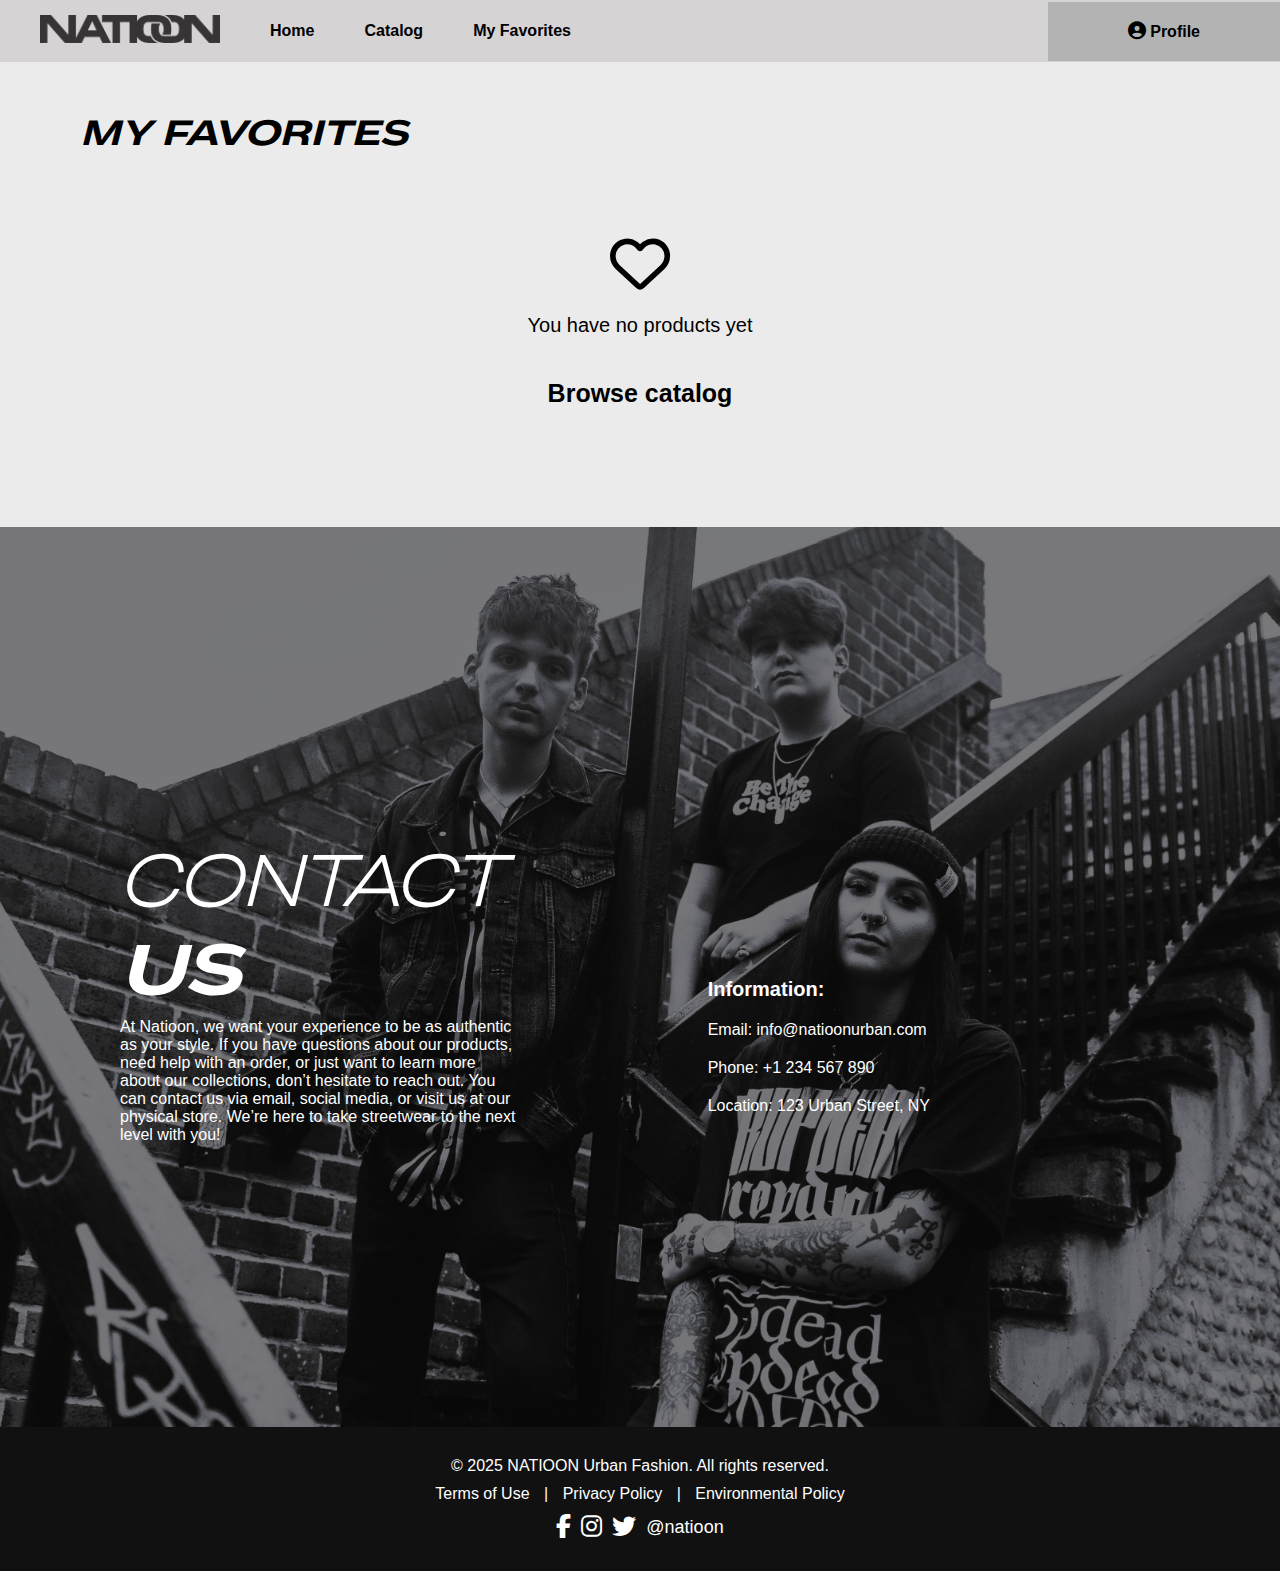
<file: myfavorites.html>
<!DOCTYPE html>
<html lang="en">

<head>
    <meta charset="UTF-8">
    <meta name="viewport" content="width=device-width, initial-scale=1.0">
    <title>My Favorites</title>
    <link rel="stylesheet" href="styleshome.css">
    <link rel="stylesheet" href="stylesmyfavorites.css">
    <link rel="stylesheet" href="https://cdnjs.cloudflare.com/ajax/libs/font-awesome/6.5.1/css/all.min.css">
</head>

<body>
    <header>
        <div class="logo">
            <img src="image/logo nation.png" alt="Nation Logo">
        </div>
        <nav>
            <ul>
                <li><a href="home.html">Home</a></li>
                <li><a href="home.html">Catalog</a></li>
                <li><a href="myfavorites.html" class="active">My Favorites</a></li>
            </ul>
        </nav>
        <div class="profile-box">
            <a href="user.html">
                <i class="fas fa-user-circle"></i>
                <span>Profile</span>
            </a>
        </div>
    </header>

    <main>
        <section class="favorites-section">
            <h1 id="h1bold">MY FAVORITES</h1>
            
            <div class="no-favorites-message" id="no-favorites">
                <i class="far fa-heart"></i>
                <p>You have no products yet</p>
                <a href="home.html" class="browse-button">Browse catalog</a>
            </div>
            
            <div class="products favorites-container" id="favorites-container">
                <!-- Los productos favoritos se cargarán dinámicamente aquí -->
            </div>
        </section>
    </main>

    <section class="contact-us">
        <h1 class="contact-title">CONTACT</h1>
        <h1 class="contact-title2">US</h1>
        <div class="contact-container">
            <div class="contact-text">
                <p>At Natioon, we want your experience to be as authentic as your style. If you have questions about our
                    products, need help with an order, or just want to learn more about our collections, don’t hesitate
                    to reach out. You can contact us via email, social media, or visit us at our physical store. We’re
                    here to take streetwear to the next level with you!</p>
            </div>
            <div class="contact-info">
                <p class="contact-infotitle"> Information: </p>
                <p>Email: info@natioonurban.com</p>
                <p>Phone: +1 234 567 890</p>
                <p>Location: 123 Urban Street, NY</p>
            </div>
        </div>
    </section>
    <footer class="footer">
        <div class="footer-content">
            <p>&copy; 2025 NATIOON Urban Fashion. All rights reserved.</p>
            <div class="footer-links">
                <a href="#">Terms of Use</a> |
                <a href="#">Privacy Policy</a> |
                <a href="#">Environmental Policy</a>
            </div>
            <div class="social-icons">
                <a href="#" class="social-link"><i class="fab fa-facebook-f"></i></a>
                <a href="#" class="social-link"><i class="fab fa-instagram"></i></a>
                <a href="#" class="social-link"><i class="fab fa-twitter"></i></a>
                <span class="social-handle">@natioon</span>
            </div>
        </div>
    </footer>

    <script src="favorites.js"></script>
</body>
</html>
</file>
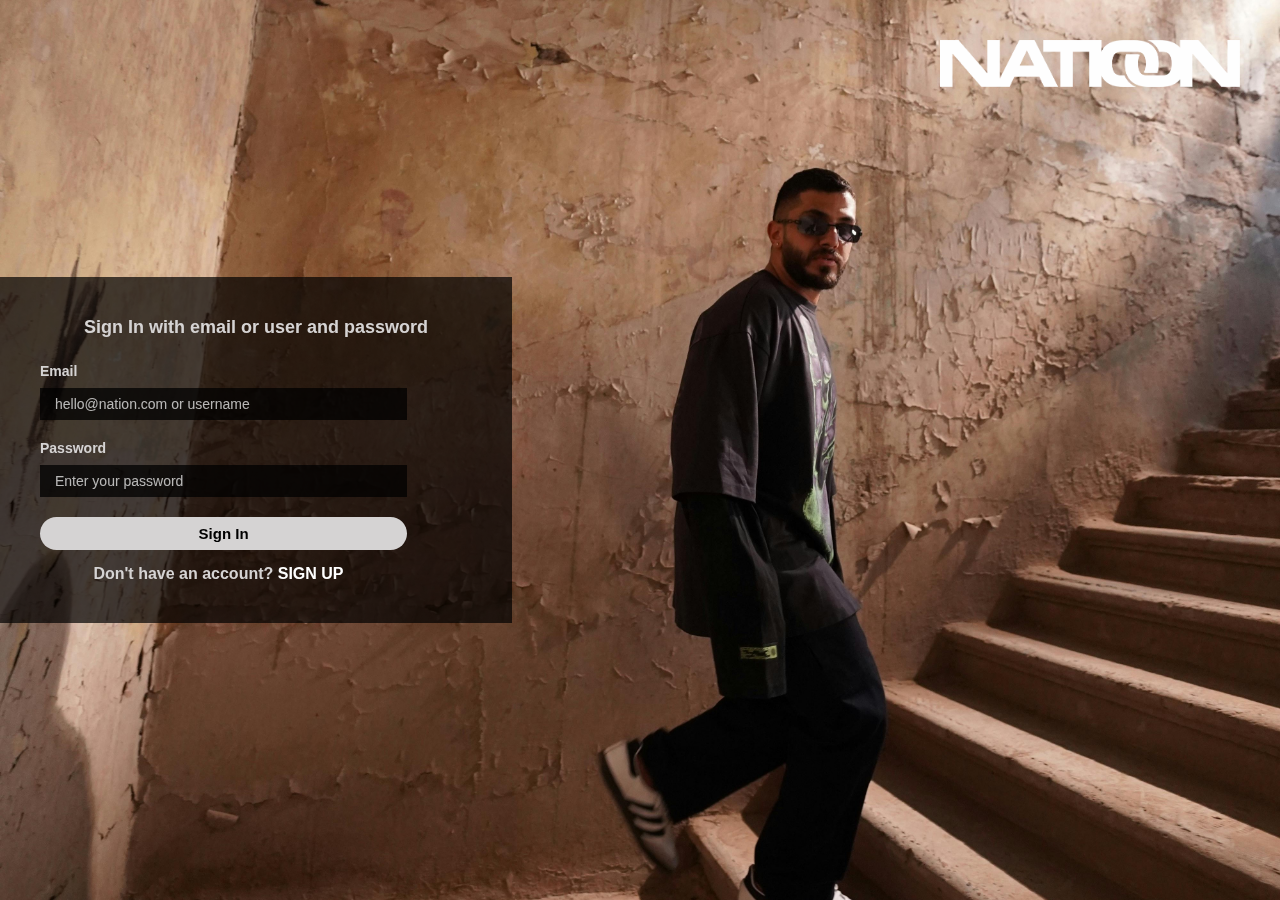
<file: signin.html>
<!DOCTYPE html>
<html lang="en">
<head>
    <meta charset="UTF-8">
    <meta name="viewport" content="width=device-width, initial-scale=1.0">
    <title>Sign In</title>
    <link rel="stylesheet" href="stylessignin.css">
</head>
<body>
    <div class="background">
        <div class="signin-box">
            <p class="titulopoppins">Sign In with email or user and password</p>
            <form class="signin-form">
                <div class="input-group">
                    <label for="email">Email</label>
                    <input type="email" id="email" placeholder="hello@nation.com or username" required>
                </div>
                <div class="input-group">
                    <label for="password">Password</label>
                    <input type="password" id="password" placeholder="Enter your password" required>
                </div>
                <button type="submit" class="signin-btn"><a href="home.html">Sign In</a></button>
            </form>
            <p class="signup-link">Don't have an account? <a href="signup.html">SIGN UP</a></p>
        </div>
        <div class="logo">
            <img src="image/logo nation blanco.png" alt="Nation Logo">
        </div>
    </div>
</body>
</html>
</file>
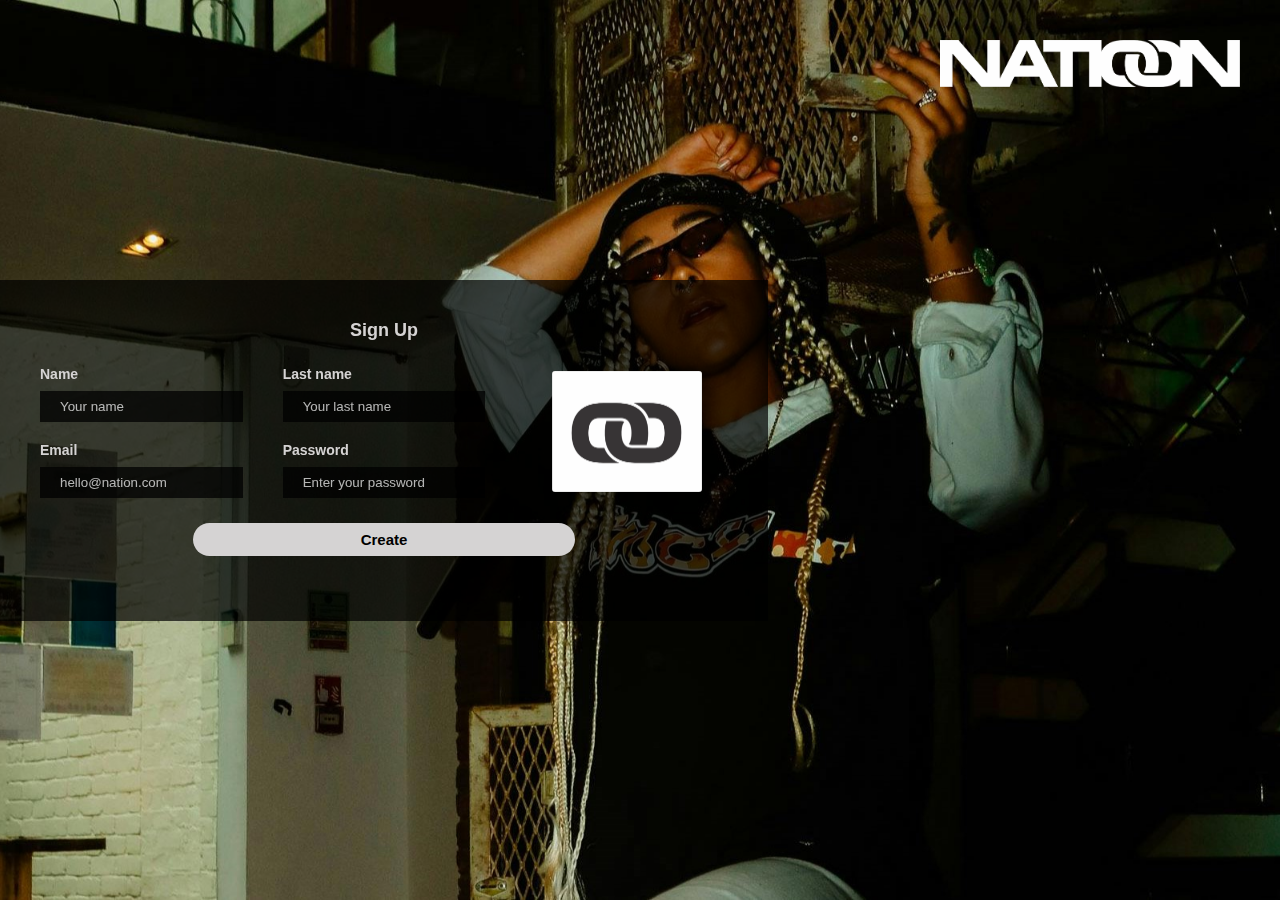
<file: signup.html>
<!DOCTYPE html>
<html lang="en">
<head>
    <meta charset="UTF-8">
    <meta name="viewport" content="width=device-width, initial-scale=1.0">
    <title>Sign Up</title>
    <link rel="stylesheet" href="stylessignup.css">
</head>
<body>
    <div class="background">
        <div class="signup-box">
            <p class="titulopoppins">Sign Up</p>
            <form class="signup-form">
                <div class="form-columns">
                <!-- PRIMERA COLUMNA -->
                <div class="column">
                    <div class="input-group">
                        <label for="name">Name</label>
                        <input type="text" id="name" placeholder="Your name" required>
                    </div>
                    <div class="input-group">
                        <label for="email">Email</label>
                        <input type="email" id="email" placeholder="hello@nation.com" required>
                    </div>
                </div>

                <!-- SEGUNDA COLUMNA -->
                <div class="column">
                    <div class="input-group">
                        <label for="lastname">Last name</label>
                        <input type="text" id="lastname" placeholder="Your last name" required>
                    </div>
                    <div class="input-group">
                        <label for="password">Password</label>
                        <input type="password" id="password" placeholder="Enter your password" required>
                    </div>
                </div>

                <!-- TERCERA COLUMNA -->
                <div class="column logo-container">
                    <img src="image/logo nation 2.png" alt="Nation Logo">
                </div>
            </div>
                <div class="button-container">
                    <button type="submit" class="create-btn"><a href="user.html">Create</a></button>
                </div>
            </form>
        </div>
        <div class="logo">
            <img src="image/logo nation blanco.png" alt="Nation Logo">
        </div>
    </div>
</body>
</html>
</file>
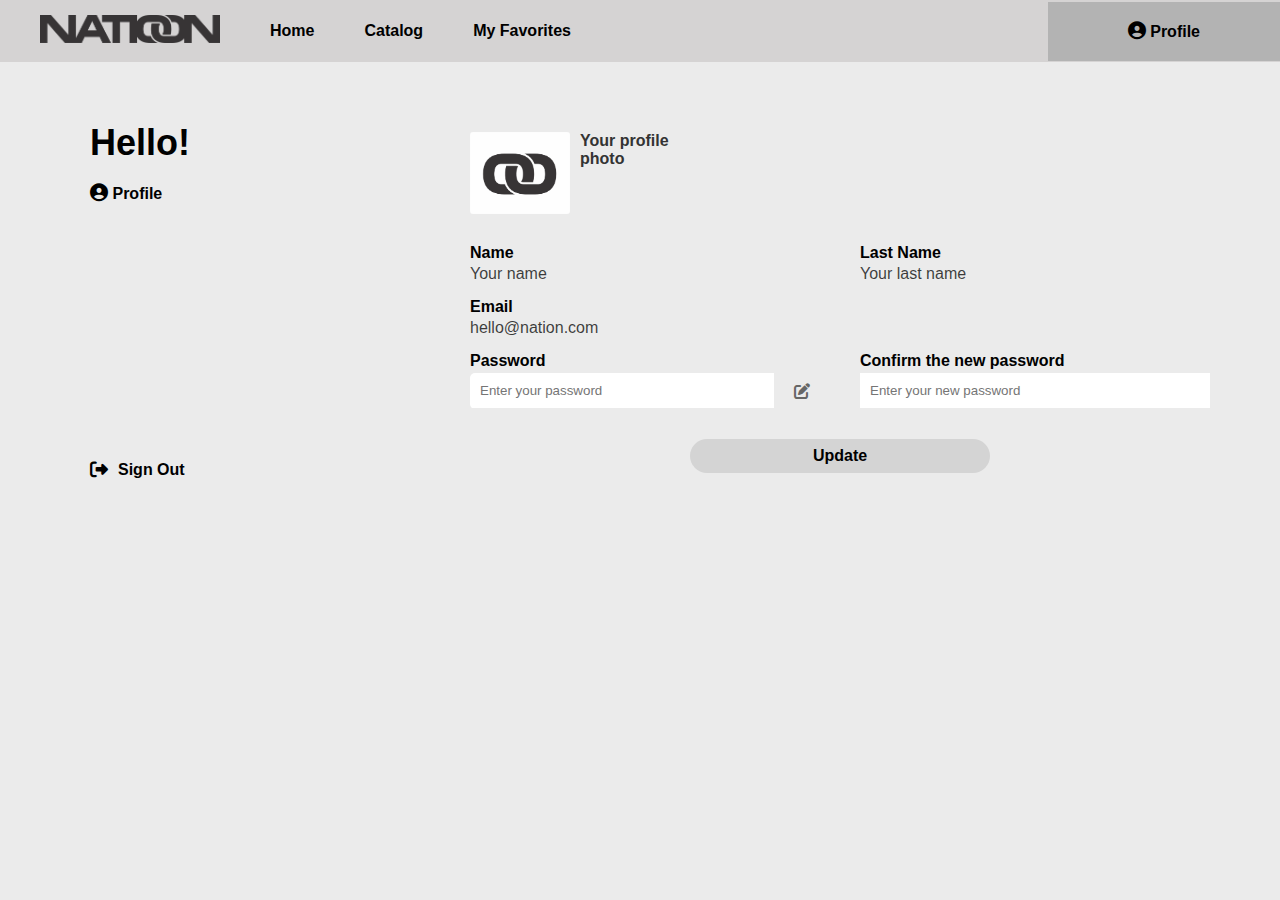
<file: user.html>
<!DOCTYPE html>
<html lang="en">

<head>
    <meta charset="UTF-8">
    <meta name="viewport" content="width=device-width, initial-scale=1.0">
    <title>Profile</title>
    <link rel="stylesheet" href="stylesuser.css">
    <link rel="stylesheet" href="https://cdnjs.cloudflare.com/ajax/libs/font-awesome/6.5.1/css/all.min.css">
</head>

<body>
    <header>
        <div class="logo">
            <img src="image/logo nation.png" alt="Nation Logo">
        </div>
        <nav>
            <ul>
                <li><a href="home.html">Home</a></li>
                <li><a href="home.html">Catalog</a></li>
                <li><a href="myfavorites.html">My Favorites</a></li>
            </ul>
        </nav>
        <div class="profile-box">
            <a href="user.html">
            <i class="fas fa-user-circle"></i>
            <span>Profile</span>
        </a>
        </div>
    </header>

    <main>
        <aside class="ladoizq">
            <h1>Hello!</h1>
            <div class="profile-section">
                <a href="user.html">
                <i class="fas fa-user-circle"></i>
                <span>Profile</span>
            </a>
            </div>
            <div class="signout">
                <i class="fas fa-sign-out-alt"></i> Sign Out
            </div>
        </aside>

        <section class="profile-content">
            <div class="profile-photo">
                <img src="image/logo nation 2.png" alt="Profile Photo">
                <p>Your profile <br>photo</p>
            </div>

            <div class="profile-info">
                <div class="row">
                    <div class="info-group">
                        <label>Name</label>
                        <p>Your name</p>
                    </div>
                    <div class="info-group">
                        <label>Last Name</label>
                        <p>Your last name</p>
                    </div>
                </div>

                <div class="row">
                    <div class="info-group">
                        <label>Email</label>
                        <p>hello@nation.com</p>
                    </div>
                </div>

                <form>
                    <div class="row2">
                        <div class="info-group">
                            <label for="password">Password</label>
                            <div class="input-container">
                                <input type="password" id="password" placeholder="Enter your password" required>
                                <i class="fas fa-edit"></i>
                            </div>
                        </div>
                        <div class="info-group">
                            <label for="confirm-password">Confirm the new password</label>
                            <input type="password" id="confirm-password" placeholder="Enter your new password" required>
                        </div>
                    </div>
                    <button class="update-btn">Update</button>
                </form>
            </div>
        </section>
    </main>
</body>

</html>
</file>
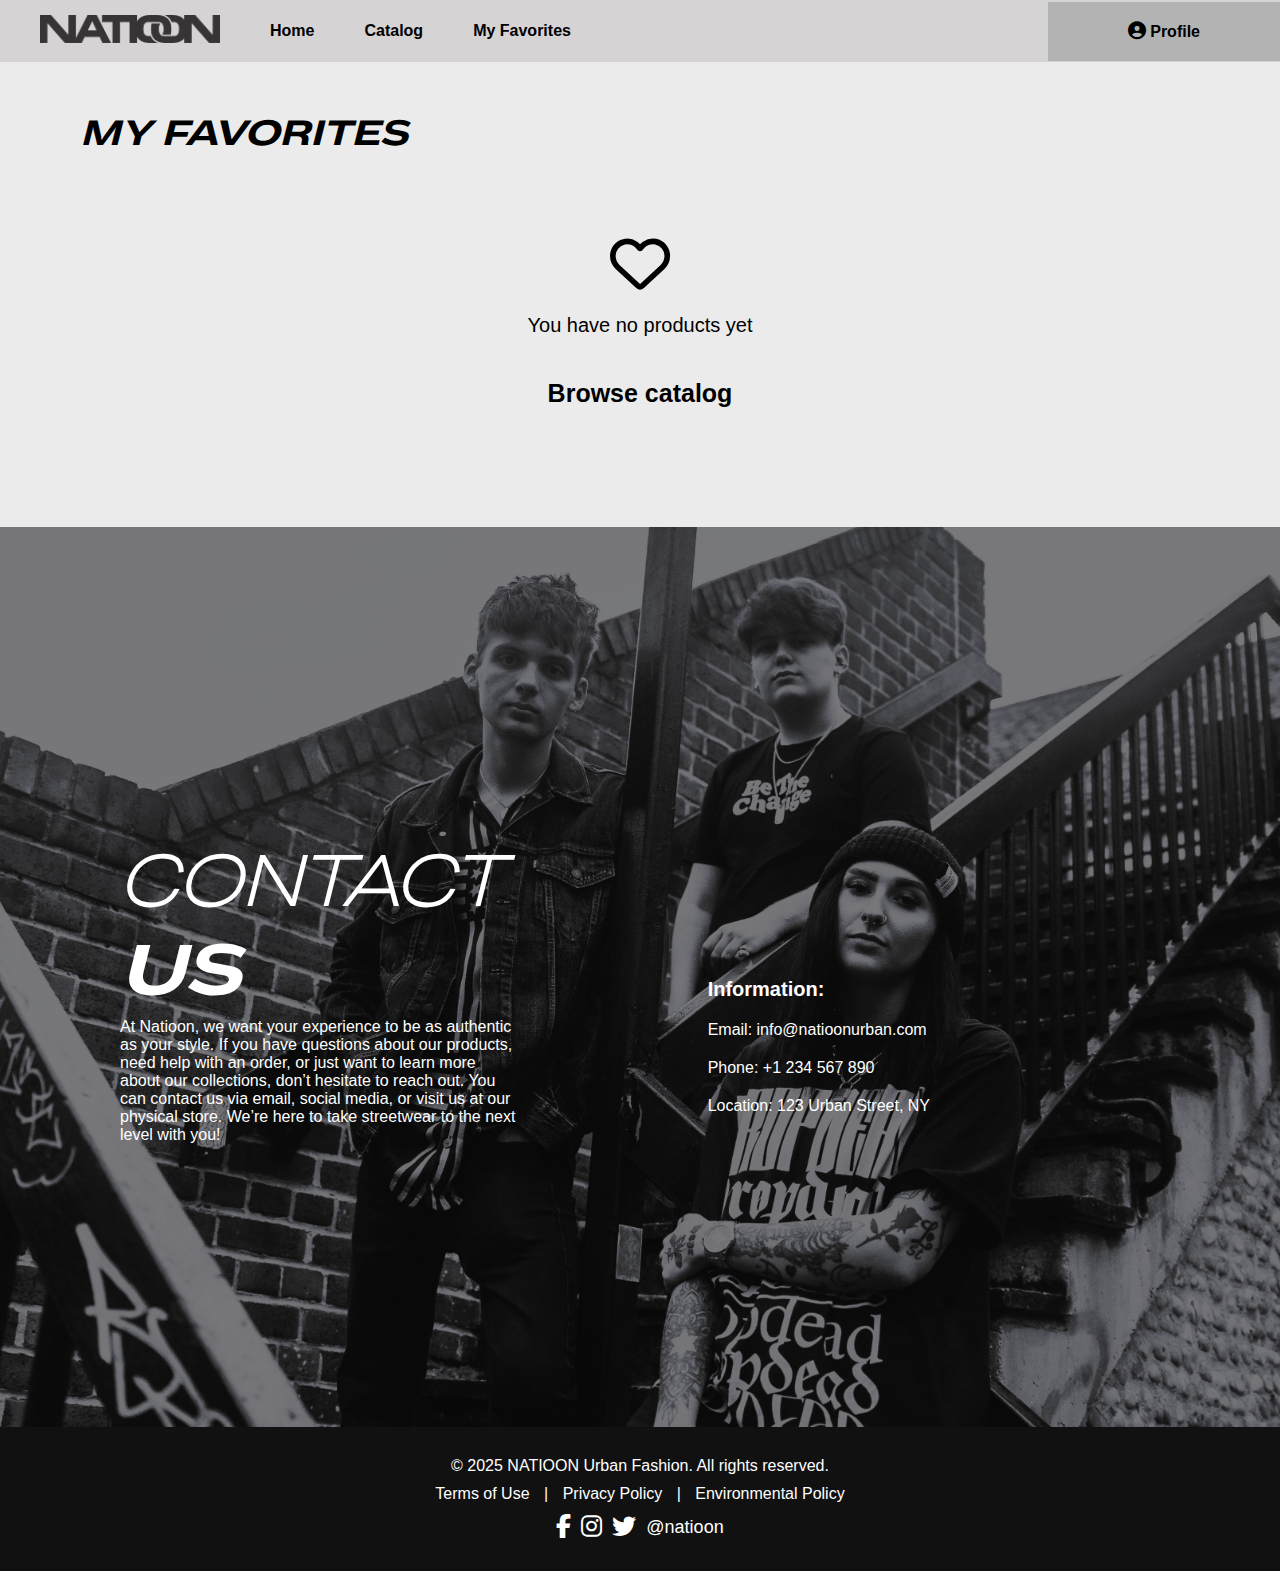
<file: MY FAVORITES/myfavorites.html>
<!DOCTYPE html>
<html lang="en">

<head>
    <meta charset="UTF-8">
    <meta name="viewport" content="width=device-width, initial-scale=1.0">
    <title>My Favorites</title>
    <link rel="stylesheet" href="../HOME/styleshome.css">
    <link rel="stylesheet" href="stylesmyfavorites.css">
    <link rel="stylesheet" href="https://cdnjs.cloudflare.com/ajax/libs/font-awesome/6.5.1/css/all.min.css">

    <link rel="icon" type="image/png" sizes="32x40" href="/favicon-32x32.png">
    <link rel="icon" type="image/png" sizes="16x16" href="/favicon-16x16.png">
    <link rel="manifest" href="/site.webmanifest">
    <link rel="icon" type="image/png" href="favicon.ico">
</head>

<body>
    <header>
        <div class="logo">
            <img src="../image/logo nation.png" alt="Nation Logo">
        </div>
        <nav>
            <ul>
                <li><a href="../HOME/home.html">Home</a></li>
                <li><a href="../HOME/home.html">Catalog</a></li>
                <li><a href="myfavorites.html" class="active">My Favorites</a></li>
            </ul>
        </nav>
        <div class="profile-box">
            <a href="../USER/user.html">
                <i class="fas fa-user-circle"></i>
                <span>Profile</span>
            </a>
        </div>
    </header>

    <main>
        <section class="favorites-section">
            <h1 id="h1bold">MY FAVORITES</h1>

            <div class="no-favorites-message" id="no-favorites">
                <i class="far fa-heart"></i>
                <p>You have no products yet</p>
                <a href="../HOME/home.html" class="browse-button">Browse catalog</a>
            </div>

            <div class="products favorites-container" id="favorites-container">
                <!-- Los productos favoritos se cargarán dinámicamente aquí -->
            </div>
        </section>
    </main>

    <section class="contact-us">
        <h1 class="contact-title">CONTACT</h1>
        <h1 class="contact-title2">US</h1>
        <div class="contact-container">
            <div class="contact-text">
                <p>At Natioon, we want your experience to be as authentic as your style. If you have questions about our
                    products, need help with an order, or just want to learn more about our collections, don’t hesitate
                    to reach out. You can contact us via email, social media, or visit us at our physical store. We’re
                    here to take streetwear to the next level with you!</p>
            </div>
            <div class="contact-info">
                <p class="contact-infotitle"> Information: </p>
                <p>Email: info@natioonurban.com</p>
                <p>Phone: +1 234 567 890</p>
                <p>Location: 123 Urban Street, NY</p>
            </div>
        </div>
    </section>
    <footer class="footer">
        <div class="footer-content">
            <p>&copy; 2025 NATIOON Urban Fashion. All rights reserved.</p>
            <div class="footer-links">
                <a href="#">Terms of Use</a> |
                <a href="#">Privacy Policy</a> |
                <a href="#">Environmental Policy</a>
            </div>
            <div class="social-icons">
                <a href="#" class="social-link"><i class="fab fa-facebook-f"></i></a>
                <a href="#" class="social-link"><i class="fab fa-instagram"></i></a>
                <a href="#" class="social-link"><i class="fab fa-twitter"></i></a>
                <span class="social-handle">@natioon</span>
            </div>
        </div>
    </footer>

    <script src="favorites.js"></script>
</body>

</html>
</file>
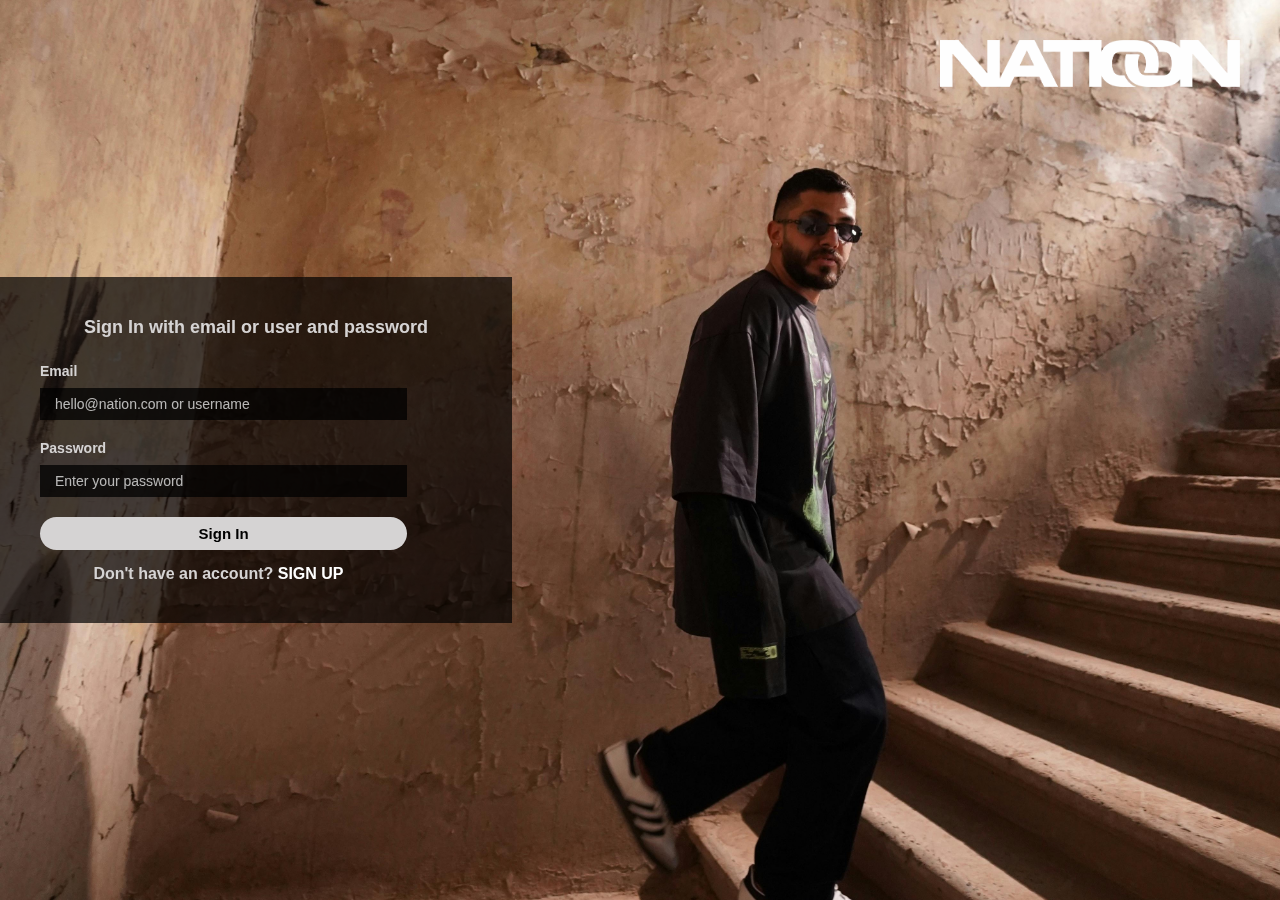
<file: SIGN IN/signin.html>
<!DOCTYPE html>
<html lang="en">

<head>
    <meta charset="UTF-8">
    <meta name="viewport" content="width=device-width, initial-scale=1.0">
    <title>Sign In</title>
    <link rel="stylesheet" href="stylessignin.css">

    <link rel="icon" type="image/png" sizes="32x40" href="/favicon-32x32.png">
    <link rel="icon" type="image/png" sizes="16x16" href="/favicon-16x16.png">
    <link rel="manifest" href="/site.webmanifest">
    <link rel="icon" type="image/png" href="favicon.ico">
</head>

<body>
    <div class="background">
        <div class="signin-box">
            <p class="titulopoppins">Sign In with email or user and password</p>
            <form class="signin-form">
                <div class="input-group">
                    <label for="email">Email</label>
                    <input type="email" id="email" placeholder="hello@nation.com or username" required>
                </div>
                <div class="input-group">
                    <label for="password">Password</label>
                    <input type="password" id="password" placeholder="Enter your password" required>
                </div>
                <button type="submit" class="signin-btn"><a href="../HOME/home.html">Sign In</a></button>
            </form>
            <p class="signup-link">Don't have an account? <a href="../SIGN UP/signup.html">SIGN UP</a></p>
        </div>
        <div class="logo">
            <img src="../image/logo nation blanco.png" alt="Nation Logo">
        </div>
    </div>
</body>

</html>
</file>
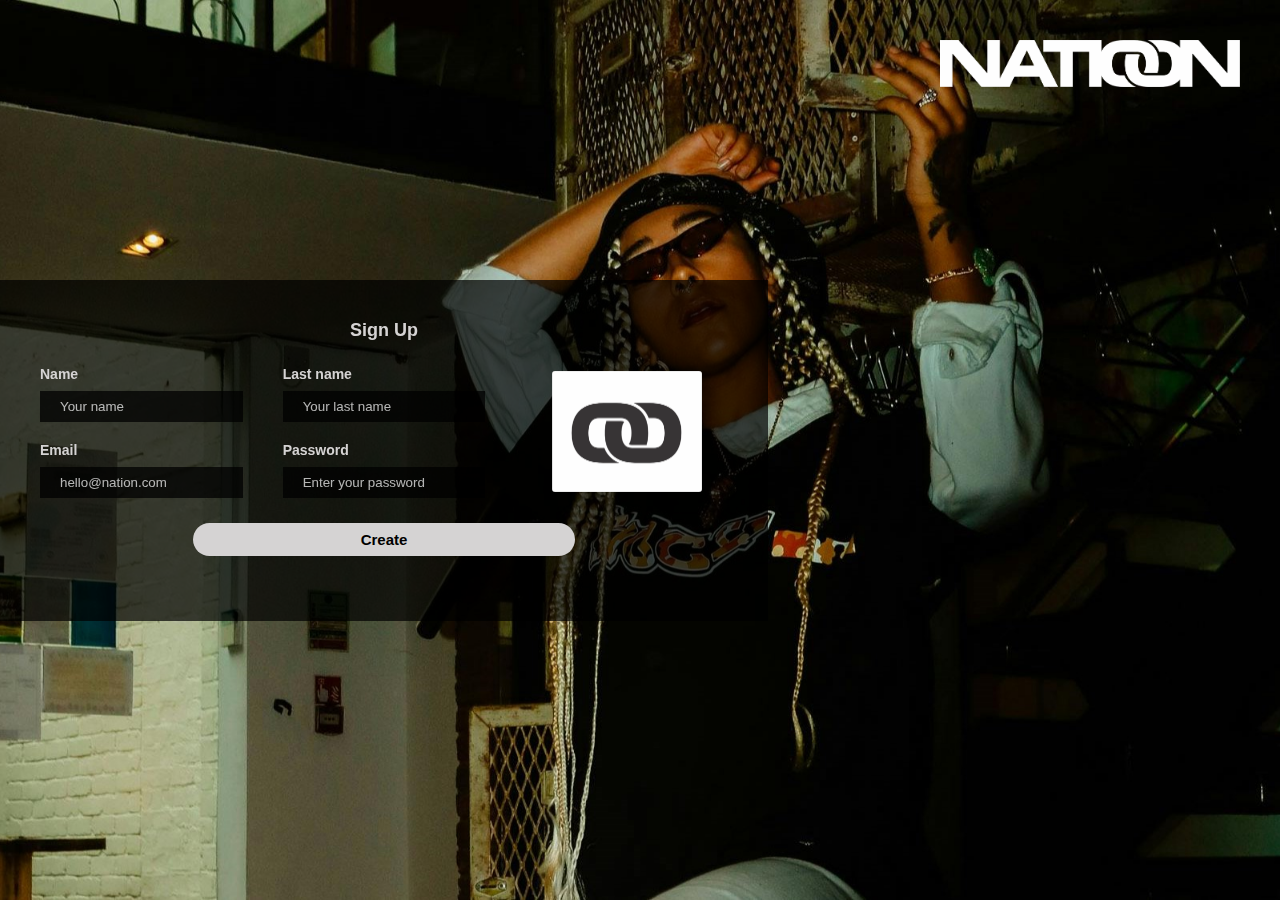
<file: SIGN UP/signup.html>
<!DOCTYPE html>
<html lang="en">

<head>
    <meta charset="UTF-8">
    <meta name="viewport" content="width=device-width, initial-scale=1.0">
    <title>Sign Up</title>
    <link rel="stylesheet" href="stylessignup.css">

    <link rel="icon" type="image/png" sizes="32x40" href="/favicon-32x32.png">
    <link rel="icon" type="image/png" sizes="16x16" href="/favicon-16x16.png">
    <link rel="manifest" href="/site.webmanifest">
    <link rel="icon" type="image/png" href="favicon.ico">
</head>

<body>
    <div class="background">
        <div class="signup-box">
            <p class="titulopoppins">Sign Up</p>
            <form class="signup-form">
                <div class="form-columns">
                    <!-- PRIMERA COLUMNA -->
                    <div class="column">
                        <div class="input-group">
                            <label for="name">Name</label>
                            <input type="text" id="name" placeholder="Your name" required>
                        </div>
                        <div class="input-group">
                            <label for="email">Email</label>
                            <input type="email" id="email" placeholder="hello@nation.com" required>
                        </div>
                    </div>

                    <!-- SEGUNDA COLUMNA -->
                    <div class="column">
                        <div class="input-group">
                            <label for="lastname">Last name</label>
                            <input type="text" id="lastname" placeholder="Your last name" required>
                        </div>
                        <div class="input-group">
                            <label for="password">Password</label>
                            <input type="password" id="password" placeholder="Enter your password" required>
                        </div>
                    </div>

                    <!-- TERCERA COLUMNA -->
                    <div class="column logo-container">
                        <img src="../image/logo nation 2.png" alt="Nation Logo">
                    </div>
                </div>
                <div class="button-container">
                    <button type="submit" class="create-btn"><a href="../USER/user.html">Create</a></button>
                </div>
            </form>
        </div>
        <div class="logo">
            <img src="../image/logo nation blanco.png" alt="Nation Logo">
        </div>
    </div>
</body>

</html>
</file>
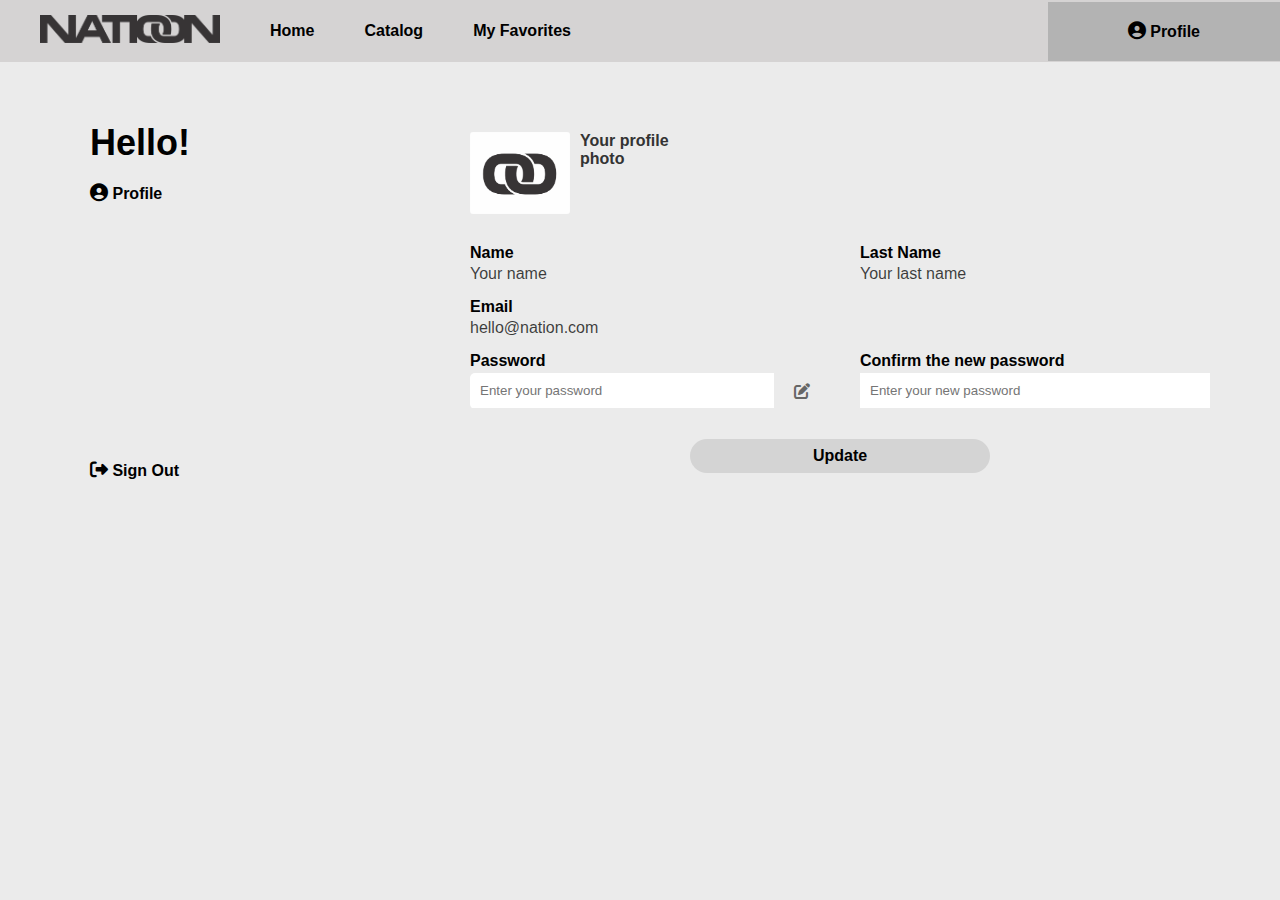
<file: USER/user.html>
<!DOCTYPE html>
<html lang="en">

<head>
    <meta charset="UTF-8">
    <meta name="viewport" content="width=device-width, initial-scale=1.0">
    <title>Profile</title>
    <link rel="stylesheet" href="stylesuser.css">
    <link rel="stylesheet" href="https://cdnjs.cloudflare.com/ajax/libs/font-awesome/6.5.1/css/all.min.css">


</head>

<body>
    <header>
        <div class="logo">
            <img src="../image/logo nation.png" alt="Nation Logo">
        </div>
        <nav>
            <ul>
                <li><a href="../HOME/home.html">Home</a></li>
                <li><a href="../HOME/home.html">Catalog</a></li>
                <li><a href="../MY FAVORITES/myfavorites.html">My Favorites</a></li>
            </ul>
        </nav>
        <div class="profile-box">
            <a href="../USER/user.html">
                <i class="fas fa-user-circle"></i>
                <span>Profile</span>
            </a>
        </div>
    </header>

    <main>
        <aside class="ladoizq">
            <h1>Hello!</h1>
            <div class="profile-section">
                <a href="../USER/user.html">
                    <i class="fas fa-user-circle"></i>
                    <span>Profile</span>
                </a>
            </div>
            <div class="signout">
                <a href="../MAIN/main.html"><i class="fas fa-sign-out-alt"></i> Sign Out</a>
            </div>
        </aside>

        <section class="profile-content">
            <div class="profile-photo">
                <img src="../image/logo nation 2.png" alt="Profile Photo">
                <p>Your profile <br>photo</p>
            </div>

            <div class="profile-info">
                <div class="row">
                    <div class="info-group">
                        <label>Name</label>
                        <p>Your name</p>
                    </div>
                    <div class="info-group">
                        <label>Last Name</label>
                        <p>Your last name</p>
                    </div>
                </div>

                <div class="row">
                    <div class="info-group">
                        <label>Email</label>
                        <p>hello@nation.com</p>
                    </div>
                </div>

                <form>
                    <div class="row2">
                        <div class="info-group">
                            <label for="password">Password</label>
                            <div class="input-container">
                                <input type="password" id="password" placeholder="Enter your password" required>
                                <i class="fas fa-edit"></i>
                            </div>
                        </div>
                        <div class="info-group">
                            <label for="confirm-password">Confirm the new password</label>
                            <input type="password" id="confirm-password" placeholder="Enter your new password" required>
                        </div>
                    </div>
                    <button class="update-btn">Update</button>
                </form>
            </div>
        </section>
    </main>
</body>

</html>
</file>
<file: styleshome.css>
/* FUENTES ENLAZADAS */
@font-face {
    font-family: 'MiFuente';
    src: url("Font/MiFuente.ttf") format('truetype'); 
    font-weight: normal;
    font-style: normal;
}

@font-face {
    font-family: 'MiFuente2';
    src: url("Font/MiFuente2.ttf") format('truetype'); 
    font-weight: normal;
    font-style: normal;
}

/* CONFIGURACIÓN CUERPO DE LA PÁGINA */

* {
    margin: 0;
    padding: 0;
    box-sizing: border-box;
    font-family: 'Poppins', sans-serif;
}

body {
    background: #ebebeb;
}

h1 { font-family:"MiFuente", sans-serif;
    color: #000000;
    font-style: italic;
}

#h1bold {
    font-family:"MiFuente2", sans-serif;
    color: #000000;
    font-style: italic;
}

/* CONFIGURACIÓN HEADER */
header {
    display: flex;
    align-items: center;
    justify-content: left;
    padding: 15px 40px;
    background: #d5d3d3;
}

.logo img {
    width: 180px;
}

nav ul {
    display: flex;
    list-style: none;
    gap: 50px;
    margin-left: 50px;
}

nav ul li a {
    text-decoration: none;
    color: black;
    font-weight: bold;
}

.profile-box {
    background: #b3b3b3;
    padding: 20px 80px;
    font-weight: bold;
    cursor: pointer;
    position: absolute;
    right: 0%;
    align-items: center;
    gap: 8px;
}

.profile-box a {
    text-decoration: none;
    color: black;
}

.profile-box i {
    font-size: 18px;
}

.hero {
    position: relative;
    width: 100%;
    height: 550px;
    overflow: hidden;
}

.hero img {
    width: 100%;
    height: 100%;
    object-fit: cover;
}

.hero-text {
    position: absolute;
    top: 50%;
    left: 0px;
    transform: translateY(-50%);
    background: rgba(213, 211, 211, 0.5);
    padding: 50px;
    padding-left: 120px;
}

.hero-text h1 {
    font-size: 60px;
    color: black;
}

/* CATALOGO */

.catalog {
    text-align: left;
}

.catalog h1 {
    font-family:"MiFuente2", sans-serif;
    padding: 80px;
    font-size: 35px;
}

/* BARRA DE BUSQUEDA (SEARCH) */

.search-box {
    display: flex;
    justify-content: flex-end;
    align-items: center;
    margin-bottom: 20px;
    margin-top: -130px;
    padding-right: 80px;
}

.search-box input {
    padding: 12px 15px;
    width: 250px;
    border: none;
    border-radius: 50px;
    background-color: #d5d3d3;
    font-weight: normal;
    font-size: 16px;
    color: #666;
}

.search-box input::placeholder {
    color: #666;
}

.search-box {
    position: relative;
}

.search-box button {
    position: absolute;
    right: 95px;
    background: transparent;
    border: none;
    color: #666;
    font-size: 18px;
    cursor: pointer;
    display: flex;
    align-items: center;
    justify-content: center;
}

.search-box button i {
    color: #666;
}

.search-box input:focus {
    outline: none;
}

/* PRODUCTOS */

.products {
    display: grid;
    grid-template-columns: repeat(4, 1fr); /* 4 columnas */
    gap: 0px;
    justify-content: center;
    margin-top: 80px;
}

.product {
    align-items: center;
    text-align: center;
    justify-content: space-between;
    position: relative;
    padding-bottom: 20px;
}

.product img {
    width: 100%;
    height: 500px;
    object-fit: cover;
}

/* CONTENEDOR DE LA IMAGEN DEL PRODUCTO, NOMBRE, PRECIO Y FAV */
.product-title-container {
    display: flex;
    align-items: center;
    justify-content: center;
    gap: 10px;
    margin-top: 10px;
    padding: 0 15px;
    min-height: 50px;
}

.product h3 {
    margin: 0;
    flex-grow: 1;
    text-align: center;
}

.price {
    margin-top: 5px;
    margin-bottom: 20px;
}

.favorite-btn {
    background: none;
    border: none;
    cursor: pointer;
    font-size: 24px;
    color: #000;
    padding: 0;
    display: flex;
    align-items: center;
    justify-content: center;
    margin-left: 5px;
}

.favorite-btn i {
    transition: color 0.3s ease;
}

.favorite-btn.active i {
    color: rgb(0, 0, 0);
}

.favorite-btn i.fa-solid {
    color: rgb(0, 0, 0);
}

/*AQUI EMPIEZA CONTACT US*/

.contact-us {
    text-align: center;
    padding: 0;
    background: url("image/backgroundcontactus.jpg") no-repeat center center/cover;
    color: #fff;
    width: 100%;
    min-height: 100vh;
    display: flex;
    flex-direction: column;
    justify-content: center;
}

.contact-title {
    font-family: "MiFuente", sans-serif;
    font-size: 70px;
    text-transform: uppercase;
    font-style: italic;
    text-align: left;
    padding: 0px 120px;
    color: white;
    margin-top: 30px;
}
.contact-title2 {
    font-family: "MiFuente2", sans-serif;
    font-size: 70px;
    text-transform: uppercase;
    font-style: italic;
    text-align: left;
    padding: 0px 120px;
    color: white;
}

.contact-container {
    display: flex;
    justify-content: space-between;
    align-items: center;
    flex-wrap: wrap;
}

.contact-text {
    max-width: 520px;
    text-align: left;
    padding-left: 120px;
}
.contact-infotitle {
    text-align: left;
    max-width: 300px;
    padding-right: 300px;
    font-weight: bold;
    font-size: 20px;
    padding: 0%;
}

.contact-info {
    margin-top: -50px;
    text-align: left;
    max-width: 800px;
    padding-right: 350px;
}

.contact-info p{
    margin-bottom: 20px;
}

/*AQUI EMPIEZA EL FOOTER*/

.footer {
    background: #111;
    color: #fff;
    text-align: center;
    padding: 30px 0;
}

.footer-links {
    margin: 10px 0;
}

.footer-links a {
    color: #fff;
    text-decoration: none;
    margin: 0 10px;
}

.footer-links a:hover {
    text-decoration: underline;
}

/*AQUI EMPIEZA LOS ICONOS*/

.social-icons {
    display: flex;
    align-items: center;
    gap: 10px;
    margin-top: 10px;
    justify-content: center;
}

.social-link {
    color: white;
    font-size: 24px;
    transition: color 0.3s ease;
}

.social-link:hover {
    color: #8b8b8b;
}

.social-handle {
    color: white;
    font-size: 18px;
}
</file>
<file: stylesmyfavorites.css>
nav ul{
    display: flex;
    list-style: none;
    gap: 50px;
    margin-left: 50px;
}

.favorites-section h1 {
    font-size: 35px;
    margin-bottom: 40px;
    padding: 50px 80px;
    margin-bottom: -80px;
}

/* CUANDO NO HAY FAVORITOS */
.no-favorites-message {
    display: flex;
    flex-direction: column;
    align-items: center;
    justify-content: center;
    text-align: center;
    height: 300px;
    margin: 50px 0;
}

.no-favorites-message i {
    font-size: 60px;
    color: #000000;
    margin-bottom: 20px;
}

.no-favorites-message p {
    font-size: 20px;
    color: #000000;
    margin-bottom: 30px;
    text-decoration: none;
}

.browse-button {
    display: inline-block;
    padding: 12px 25px;
    text-decoration: none;
    font-weight: bold;
    transition: background-color 0.3s ease;
    color: black;
    font-size: 25px;
}

/* ESTILOS DE PRODUCTOS */
.favorites-container {
    display: grid;
    grid-template-columns: repeat(4, 1fr);
}

/* BOTÓN PARA QUITAR DE FAVORITOS */
.remove-favorite-btn {
    background: none;
    border-style: none;
    cursor: pointer;
    font-size: 24px;
    color: rgb(0, 0, 0);
    padding: 0;
}

/* ESTILOS PARA EL MENÚ CON PRODUCTOS */
nav ul li a.active {
    text-decoration: none;
    font-weight: bold;
}

/* AQUÍ EMPIEZA CONTACT US */

.contact-us {
    text-align: center;
    padding: 0;
    background: url("image/backgroundfav.jpg") no-repeat center center/cover;
    color: #fff;
    width: 100%;
    min-height: 100vh;
    display: flex;
    flex-direction: column;
    justify-content: center;
}

.contact-title {
    font-family: "MiFuente", sans-serif;
    font-size: 70px;
    text-transform: uppercase;
    font-style: italic;
    text-align: left;
    padding: 0px 120px;
    color: white;
    margin-top: 30px;
}
.contact-title2 {
    font-family: "MiFuente2", sans-serif;
    font-size: 70px;
    text-transform: uppercase;
    font-style: italic;
    text-align: left;
    padding: 0px 120px;
    color: white;
}

.contact-container {
    display: flex;
    justify-content: space-between;
    align-items: center;
    flex-wrap: wrap;
}

.contact-text {
    max-width: 520px;
    text-align: left;
    padding-left: 120px;
}
.contact-infotitle {
    text-align: left;
    max-width: 300px;
    padding-right: 300px;
    font-weight: bold;
    font-size: 20px;
    padding: 0%;
}

.contact-info {
    margin-top: -50px;
    text-align: left;
    max-width: 800px;
    padding-right: 350px;
}

.contact-info p{
    margin-bottom: 20px;
}

/*AQUI EMPIEZA EL FOOTER*/

.footer {
    background: #111;
    color: #fff;
    text-align: center;
    padding: 30px 0;
}

.footer-links {
    margin: 10px 0;
}

.footer-links a {
    color: #fff;
    text-decoration: none;
    margin: 0 10px;
}

.footer-links a:hover {
    text-decoration: underline;
}

/*AQUI EMPIEZA LOS ICONOS*/

.social-icons {
    display: flex;
    align-items: center;
    gap: 10px;
    margin-top: 10px;
    justify-content: center;
}

.social-link {
    color: white;
    font-size: 24px;
    transition: color 0.3s ease;
}

.social-link:hover {
    color: #8b8b8b;
}

.social-handle {
    color: white;
    font-size: 18px;
}
</file>
<file: stylessignin.css>
* {
    margin: 0;
    padding: 0;
    box-sizing: border-box;
    font-family: 'Poppins', sans-serif;
}

body {
    position: relative;
    height: 100vh;
    display: flex;
    align-items: center;
    justify-content: center;
    background: url('image/background22.jpg') center/cover;
}

.background {
    position: fixed;
    width: 100%;
    height: 100%;
    display: flex;
    align-items: center;
}

.signin-box {
    display: flex;
    flex-direction: column;
    align-items: center;
    background: hsla(0, 0%, 0%, 0.7);
    padding: 40px;
    width: 40%;
    color: #d5d3d3;
}

.titulopoppins {
    font-weight: bold;
    margin-bottom: 25px;
    justify-content: center;
    font-size: 18px;
}

/* ESTILO DEL FORMULARIO */
.signin-form {
    display: flex;
    flex-direction: column;
    gap: 20px;
    width: 100%;
}

/* INPUTS DEL FORM */
.input-group label {
    display: block;
    font-size: 14px;
    margin-bottom: 5px;
    font-weight: bold;
}

.input-group input {
    width: 85%;
    padding: 8px;
    margin-top: 4px;
    background: hsla(0, 0%, 0%, 0.75);
    border: none;
    color: white;
    padding-left: 15px;
    font-size: 14px;
}

.input-group input::placeholder {
    color: rgba(255, 255, 255, 0.7);
}

/* BOTÓN */
.signin-btn {
    width: 85%;
    padding: 8px;
    background: #d5d3d3;
    border: none;
    border-radius: 50px;
    color: rgb(0, 0, 0);
    font-weight: bold;
    cursor: pointer;
    font-size: 15px;
}

.signin-btn:hover {
    background: #ffffff;
    color: black;
}

.signin-btn a {
    text-decoration: none;
    color: black;
}

/* ENLACE A SIGN UP */
.signup-link {
    margin-top: 15px;
    font-size: 16px;
    font-weight: bold;
    margin-left: -75px;
}

.signup-link a {
    color: white;
    font-weight: bold;
    text-decoration: none;
}

.signup-link a:hover {
    text-decoration: underline;
}

/* IMAGEN LOGO */
.logo {
    position: absolute;
    top: 40px;
    right: 40px;
}

.logo img {
    width: 300px;
}
</file>
<file: stylessignup.css>
* {
    margin: 0;
    padding: 0;
    box-sizing: border-box;
    font-family: 'Poppins', sans-serif;
}

body {
    position: relative;
    height: 100vh;
    display: flex;
    align-items: center;
    justify-content: center;
    background: url('image/background.jpg') no-repeat center center/cover;
}

.background {
    position: fixed;
    width: 100%;
    height: 100%;
    display: flex;
    align-items: center;
}

.signup-box {
    display: flex;
    flex-direction: column;
    align-items: center;
    background: hsla(0, 0%, 0%, 0.7);
    padding: 40px;
    width: 60%;
    color: #d5d3d3;
}

.titulopoppins {
    font-weight: bold;
    margin-bottom: 25px;
    justify-content: center;
    font-size: 18px;
}

/* ESTILO DEL FORMULARIO */
.form-columns {
    display: grid;
    grid-template-columns: 1fr 1fr 1fr;
    gap: 40px;
    width: 100%;
}

/* COLUMNAS DEL FORMULARIO */
.column {
    display: flex;
    flex-direction: column;
    gap: 20px;
}

/* INPUTS */
.input-group label {
    display: block;
    font-size: 14px;
    margin-bottom: 5px;
    font-weight: bold;
}

.input-group input {
    width: 100%;
    padding: 8px;
    margin-top: 4px;
    background: hsla(0, 0%, 0%, 0.75);
    border: none;
    color: white;
    padding-left: 20px;
}

.input-group input::placeholder {
    color: rgba(255, 255, 255, 0.7);
}

/* BOTÓN */

.button-container {
    margin: 25px;
    display: flex;
    justify-content: center;
}

.create-btn {
    width: 60%;
    padding: 8px;
    background: #d5d3d3;
    border: none;
    border-radius: 50px;
    color: rgb(0, 0, 0);
    font-weight: bold;
    cursor: pointer;
    font-size: 15PX;
}

.create-btn:hover {
    background: #ffffff;
    color: black;
}

.create-btn a {
    text-decoration: none;
    color: black;
}

/* TERCERA COLUMNA */
.logo-container {
    display: flex;
    align-items: center;
    justify-content: center;
}

.logo-container img {
    max-width: 150px;
    border-radius: 3px;
}

.logo {
    position: absolute;
    top: 40px;
    right: 40px;
}

.logo img {
    width: 300px;
}
</file>
<file: stylesuser.css>
* {
    margin: 0;
    padding: 0;
    box-sizing: border-box;
    font-family: 'Poppins', sans-serif;
}

/* COLOR DE FONDO DE LA PÁGINA USER */

body {
    background: #ebebeb;
}

/* CONFIGURACIÓN DEL HEADER */
header {
    display: flex;
    align-items: center;
    justify-content: left;
    padding: 15px 40px;
    background: #d5d3d3;
}

.logo img {
    width: 180px;
}

nav ul {
    display: flex;
    list-style: none;
    gap: 50px;
    margin-left: 50px;
}

nav ul li a {
    text-decoration: none;
    color: black;
    font-weight: bold;
}

.profile-box {
    background: #b3b3b3;
    padding: 20px 80px;
    font-weight: bold;
    cursor: pointer;
    position: absolute;
    right: 0%;
    align-items: center;
    gap: 8px;
}

.profile-box a {
    text-decoration: none !important;
    color: black !important;
}

.profile-box i {
    font-size: 18px;
}

/* CONTENIDO DE MAIN */
main {
    display: flex;
    padding: 40px;
}

/* PARTE IZQUIERDA DE LA PAGINA */
.ladoizq {
    width: 250px;
    padding: 20px;
    margin-right: 80px;
    margin-left: 30px;
}

.ladoizq h1 {
    font-size: 36px;
    margin-bottom: 20px;
}

.profile-section {
    display: flex;
    align-items: center;
    font-weight: bold;
    gap: 10px;
    cursor: pointer;
    padding-bottom: 8px;
    transition: 0.3s;
}

.profile-section a {
    text-decoration: none !important;
    color: black !important;
}

.signout {
    display: flex;
    align-items: center;
    gap: 10px;
    font-weight: bold;
    cursor: pointer;
    padding-top: 250px;
    transition: 0.3s;
}

.profile-section i,
.signout i {
    font-size: 18px;
}

/* CONTENIDO DEL LADO DERECHO DE LA PÁGINA */
.profile-content {
    flex: 1;
    margin-left: 40px;
    padding: 30px;
}

.profile-photo {
    display: flex;
    align-content: center;
    margin-bottom: 30px;
    gap: 10px;
}

.profile-photo img {
    width: 100px;
    border-radius: 3px;
}

.profile-photo p {
    font-size: 16px;
    font-weight: bold;
    color: #333; 
}

.row {
    display: flex;
    gap: 40px;
    margin-bottom: 15px;
}

.row2 {
    display: flex;
    gap: 40px;
    margin-bottom: 15px;
    justify-content: space-between;
}

.info-group {
    flex: 1;
}

.info-group label {
    font-weight: bold;
    display: block;
    padding-bottom: 3px;
}

.info-group p {
    color: rgba( 0, 0, 0, 0.75);
}

.info-group input {
    width: 100%;
    padding: 10px;
    border-style: none;
}

/* ICONO PARA MODIFICAR CONTRASEÑA */
.info-group i {
    margin-left: 10px;
    cursor: pointer;
}

/* BOTÓN PARA ACTUALIZAR CONTRASEÑA */
.update-btn {
    display: block;
    width: 300px;
    padding: 8px;
    background: #d4d4d4;
    border: none;
    border-radius: 50px;
    font-weight: bold;
    font-size: 16px;
    cursor: pointer;
    margin: 10px auto 0 auto;
    text-align: center;
    margin-top: 30px;
}

.update-btn:hover {
    background: white;
}

.input-container {
    display: flex;
    align-items: center;
    width: 100%;
    border-radius: 5px;
    overflow: hidden;
}

.input-container input {
    flex: 1;
    padding: 10px;
    border: none;
    outline: none;
}

.input-container i {
    padding: 10px;
    cursor: pointer;
    color: #666;
}
</file>
<file: HOME/styleshome.css>
html {
    scroll-behavior: smooth;
}

/* FUENTES ENLAZADAS */
@font-face {
    font-family: 'MiFuente';
    src: url("../Font/MiFuente.ttf") format('truetype');
    font-weight: normal;
    font-style: normal;
}

@font-face {
    font-family: 'MiFuente2';
    src: url("../Font/MiFuente2.ttf") format('truetype');
    font-weight: normal;
    font-style: normal;
}

/* CONFIGURACIÓN CUERPO DE LA PÁGINA */

* {
    margin: 0;
    padding: 0;
    box-sizing: border-box;
    font-family: 'Poppins', sans-serif;
}

body {
    background: #ebebeb;
}

h1 {
    font-family: "MiFuente", sans-serif;
    color: #000000;
    font-style: italic;
}

#h1bold {
    font-family: "MiFuente2", sans-serif;
    color: #000000;
    font-style: italic;
}

/* CONFIGURACIÓN HEADER */
header {
    display: flex;
    align-items: center;
    justify-content: left;
    padding: 15px 40px;
    background: #d5d3d3;
}

.logo img {
    width: 180px;
}

nav ul {
    display: flex;
    list-style: none;
    gap: 50px;
    margin-left: 50px;
}

nav ul li a {
    text-decoration: none;
    color: black;
    font-weight: bold;
}

.profile-box {
    background: #b3b3b3;
    padding: 20px 80px;
    font-weight: bold;
    cursor: pointer;
    position: absolute;
    right: 0%;
    align-items: center;
    gap: 8px;
}

.profile-box a {
    text-decoration: none;
    color: black;
}

.profile-box i {
    font-size: 18px;
}

.hero {
    position: relative;
    width: 100%;
    height: 550px;
    overflow: hidden;
}

.hero img {
    width: 100%;
    height: 100%;
    object-fit: cover;
}

.hero-text {
    position: absolute;
    top: 50%;
    left: 0px;
    transform: translateY(-50%);
    background: rgba(213, 211, 211, 0.5);
    padding: 50px;
    padding-left: 120px;
}

.hero-text h1 {
    font-size: 60px;
    color: black;
}

/* CATALOGO */

.catalog {
    text-align: left;
}

.catalog h1 {
    font-family: "MiFuente2", sans-serif;
    padding: 80px;
    font-size: 35px;
}

/* BARRA DE BUSQUEDA (SEARCH) */

.search-box {
    display: flex;
    justify-content: flex-end;
    align-items: center;
    margin-bottom: 20px;
    margin-top: -130px;
    padding-right: 80px;
}

.search-box input {
    padding: 12px 15px;
    width: 250px;
    border: none;
    border-radius: 50px;
    background-color: #d5d3d3;
    font-weight: normal;
    font-size: 16px;
    color: #666;
}

.search-box input::placeholder {
    color: #666;
}

.search-box {
    position: relative;
}

.search-box button {
    position: absolute;
    right: 95px;
    background: transparent;
    border: none;
    color: #666;
    font-size: 18px;
    cursor: pointer;
    display: flex;
    align-items: center;
    justify-content: center;
}

.search-box button i {
    color: #666;
}

.search-box input:focus {
    outline: none;
}

/* PRODUCTOS */

.products {
    display: grid;
    grid-template-columns: repeat(4, 1fr);
    /* 4 columnas */
    gap: 0px;
    justify-content: center;
    margin-top: 80px;
}

.product {
    align-items: center;
    text-align: center;
    justify-content: space-between;
    position: relative;
    padding-bottom: 20px;
}

.product img {
    width: 100%;
    height: 500px;
    object-fit: cover;
}

/* CONTENEDOR DE LA IMAGEN DEL PRODUCTO, NOMBRE, PRECIO Y FAV */
.product-title-container {
    display: flex;
    align-items: center;
    justify-content: center;
    gap: 10px;
    margin-top: 10px;
    padding: 0 15px;
    min-height: 50px;
}

.product h3 {
    margin: 0;
    flex-grow: 1;
    text-align: center;
}

.price {
    margin-top: 5px;
    margin-bottom: 20px;
}

.favorite-btn {
    background: none;
    border: none;
    cursor: pointer;
    font-size: 24px;
    color: #000;
    padding: 0;
    display: flex;
    align-items: center;
    justify-content: center;
    margin-left: 5px;
}

.favorite-btn i {
    transition: color 0.3s ease;
}

.favorite-btn.active i {
    color: rgb(0, 0, 0);
}

.favorite-btn i.fa-solid {
    color: rgb(0, 0, 0);
}

.product a {
    text-decoration: none;
    color: black;
}

/*AQUI EMPIEZA CONTACT US*/

.contact-us {
    text-align: center;
    padding: 0;
    background: url("../image/backgroundcontactus.jpg") no-repeat center center/cover;
    color: #fff;
    width: 100%;
    min-height: 100vh;
    display: flex;
    flex-direction: column;
    justify-content: center;
}

.contact-title {
    font-family: "MiFuente", sans-serif;
    font-size: 70px;
    text-transform: uppercase;
    font-style: italic;
    text-align: left;
    padding: 0px 120px;
    color: white;
    margin-top: 30px;
}

.contact-title2 {
    font-family: "MiFuente2", sans-serif;
    font-size: 70px;
    text-transform: uppercase;
    font-style: italic;
    text-align: left;
    padding: 0px 120px;
    color: white;
}

.contact-container {
    display: flex;
    justify-content: space-between;
    align-items: center;
    flex-wrap: wrap;
}

.contact-text {
    max-width: 520px;
    text-align: left;
    padding-left: 120px;
}

.contact-infotitle {
    text-align: left;
    max-width: 300px;
    padding-right: 300px;
    font-weight: bold;
    font-size: 20px;
    padding: 0%;
}

.contact-info {
    margin-top: -50px;
    text-align: left;
    max-width: 800px;
    padding-right: 350px;
}

.contact-info p {
    margin-bottom: 20px;
}

/*AQUI EMPIEZA EL FOOTER*/

.footer {
    background: #111;
    color: #fff;
    text-align: center;
    padding: 30px 0;
}

.footer-links {
    margin: 10px 0;
}

.footer-links a {
    color: #fff;
    text-decoration: none;
    margin: 0 10px;
}

.footer-links a:hover {
    text-decoration: underline;
}

/*AQUI EMPIEZA LOS ICONOS*/

.social-icons {
    display: flex;
    align-items: center;
    gap: 10px;
    margin-top: 10px;
    justify-content: center;
}

.social-link {
    color: white;
    font-size: 24px;
    transition: color 0.3s ease;
}

.social-link:hover {
    color: #8b8b8b;
}

.social-handle {
    color: white;
    font-size: 18px;
}
</file>
<file: MY FAVORITES/stylesmyfavorites.css>
html {
    scroll-behavior: smooth;
}

nav ul{
    display: flex;
    list-style: none;
    gap: 50px;
    margin-left: 50px;
}

.favorites-section h1 {
    font-size: 35px;
    margin-bottom: 40px;
    padding: 50px 80px;
    margin-bottom: -80px;
}

/* CUANDO NO HAY FAVORITOS */
.no-favorites-message {
    display: flex;
    flex-direction: column;
    align-items: center;
    justify-content: center;
    text-align: center;
    height: 300px;
    margin: 50px 0;
}

.no-favorites-message i {
    font-size: 60px;
    color: #000000;
    margin-bottom: 20px;
}

.no-favorites-message p {
    font-size: 20px;
    color: #000000;
    margin-bottom: 30px;
    text-decoration: none;
}

.browse-button {
    display: inline-block;
    padding: 12px 25px;
    text-decoration: none;
    font-weight: bold;
    transition: background-color 0.3s ease;
    color: black;
    font-size: 25px;
}

/* ESTILOS DE PRODUCTOS */
.favorites-container {
    display: grid;
    grid-template-columns: repeat(4, 1fr);
}

/* BOTÓN PARA QUITAR DE FAVORITOS */
.remove-favorite-btn {
    background: none;
    border-style: none;
    cursor: pointer;
    font-size: 24px;
    color: rgb(0, 0, 0);
    padding: 0;
}

/* ESTILOS PARA EL MENÚ CON PRODUCTOS */
nav ul li a.active {
    text-decoration: none;
    font-weight: bold;
}

/* AQUÍ EMPIEZA CONTACT US */

.contact-us {
    text-align: center;
    padding: 0;
    background: url("../image/backgroundfav.jpg") no-repeat center center/cover;
    color: #fff;
    width: 100%;
    min-height: 100vh;
    display: flex;
    flex-direction: column;
    justify-content: center;
}

.contact-title {
    font-family: "MiFuente", sans-serif;
    font-size: 70px;
    text-transform: uppercase;
    font-style: italic;
    text-align: left;
    padding: 0px 120px;
    color: white;
    margin-top: 30px;
}
.contact-title2 {
    font-family: "MiFuente2", sans-serif;
    font-size: 70px;
    text-transform: uppercase;
    font-style: italic;
    text-align: left;
    padding: 0px 120px;
    color: white;
}

.contact-container {
    display: flex;
    justify-content: space-between;
    align-items: center;
    flex-wrap: wrap;
}

.contact-text {
    max-width: 520px;
    text-align: left;
    padding-left: 120px;
}
.contact-infotitle {
    text-align: left;
    max-width: 300px;
    padding-right: 300px;
    font-weight: bold;
    font-size: 20px;
    padding: 0%;
}

.contact-info {
    margin-top: -50px;
    text-align: left;
    max-width: 800px;
    padding-right: 350px;
}

.contact-info p{
    margin-bottom: 20px;
}

/*AQUI EMPIEZA EL FOOTER*/

.footer {
    background: #111;
    color: #fff;
    text-align: center;
    padding: 30px 0;
}

.footer-links {
    margin: 10px 0;
}

.footer-links a {
    color: #fff;
    text-decoration: none;
    margin: 0 10px;
}

.footer-links a:hover {
    text-decoration: underline;
}

/*AQUI EMPIEZA LOS ICONOS*/

.social-icons {
    display: flex;
    align-items: center;
    gap: 10px;
    margin-top: 10px;
    justify-content: center;
}

.social-link {
    color: white;
    font-size: 24px;
    transition: color 0.3s ease;
}

.social-link:hover {
    color: #8b8b8b;
}

.social-handle {
    color: white;
    font-size: 18px;
}
</file>
<file: SIGN IN/stylessignin.css>
html {
    scroll-behavior: smooth;
}

* {
    margin: 0;
    padding: 0;
    box-sizing: border-box;
    font-family: 'Poppins', sans-serif;
}

body {
    position: relative;
    height: 100vh;
    display: flex;
    align-items: center;
    justify-content: center;
    background: url('../image/background22.jpg') center/cover;
}

.background {
    position: fixed;
    width: 100%;
    height: 100%;
    display: flex;
    align-items: center;
}

.signin-box {
    display: flex;
    flex-direction: column;
    align-items: center;
    background: hsla(0, 0%, 0%, 0.7);
    padding: 40px;
    width: 40%;
    color: #d5d3d3;
}

.titulopoppins {
    font-weight: bold;
    margin-bottom: 25px;
    justify-content: center;
    font-size: 18px;
}

/* ESTILO DEL FORMULARIO */
.signin-form {
    display: flex;
    flex-direction: column;
    gap: 20px;
    width: 100%;
}

/* INPUTS DEL FORM */
.input-group label {
    display: block;
    font-size: 14px;
    margin-bottom: 5px;
    font-weight: bold;
}

.input-group input {
    width: 85%;
    padding: 8px;
    margin-top: 4px;
    background: hsla(0, 0%, 0%, 0.75);
    border: none;
    color: white;
    padding-left: 15px;
    font-size: 14px;
}

.input-group input::placeholder {
    color: rgba(255, 255, 255, 0.7);
}

/* BOTÓN */
.signin-btn {
    width: 85%;
    padding: 8px;
    background: #d5d3d3;
    border: none;
    border-radius: 50px;
    color: rgb(0, 0, 0);
    font-weight: bold;
    cursor: pointer;
    font-size: 15px;
}

.signin-btn:hover {
    background: #ffffff;
    color: black;
}

.signin-btn a {
    text-decoration: none;
    color: black;
}

/* ENLACE A SIGN UP */
.signup-link {
    margin-top: 15px;
    font-size: 16px;
    font-weight: bold;
    margin-left: -75px;
}

.signup-link a {
    color: white;
    font-weight: bold;
    text-decoration: none;
}

.signup-link a:hover {
    text-decoration: underline;
}

/* IMAGEN LOGO */
.logo {
    position: absolute;
    top: 40px;
    right: 40px;
}

.logo img {
    width: 300px;
}
</file>
<file: SIGN UP/stylessignup.css>
html {
    scroll-behavior: smooth;
}

* {
    margin: 0;
    padding: 0;
    box-sizing: border-box;
    font-family: 'Poppins', sans-serif;
}

body {
    position: relative;
    height: 100vh;
    display: flex;
    align-items: center;
    justify-content: center;
    background: url('../image/background.jpg') no-repeat center center/cover;
}

.background {
    position: fixed;
    width: 100%;
    height: 100%;
    display: flex;
    align-items: center;
}

.signup-box {
    display: flex;
    flex-direction: column;
    align-items: center;
    background: hsla(0, 0%, 0%, 0.7);
    padding: 40px;
    width: 60%;
    color: #d5d3d3;
}

.titulopoppins {
    font-weight: bold;
    margin-bottom: 25px;
    justify-content: center;
    font-size: 18px;
}

/* ESTILO DEL FORMULARIO */
.form-columns {
    display: grid;
    grid-template-columns: 1fr 1fr 1fr;
    gap: 40px;
    width: 100%;
}

/* COLUMNAS DEL FORMULARIO */
.column {
    display: flex;
    flex-direction: column;
    gap: 20px;
}

/* INPUTS */
.input-group label {
    display: block;
    font-size: 14px;
    margin-bottom: 5px;
    font-weight: bold;
}

.input-group input {
    width: 100%;
    padding: 8px;
    margin-top: 4px;
    background: hsla(0, 0%, 0%, 0.75);
    border: none;
    color: white;
    padding-left: 20px;
}

.input-group input::placeholder {
    color: rgba(255, 255, 255, 0.7);
}

/* BOTÓN */

.button-container {
    margin: 25px;
    display: flex;
    justify-content: center;
}

.create-btn {
    width: 60%;
    padding: 8px;
    background: #d5d3d3;
    border: none;
    border-radius: 50px;
    color: rgb(0, 0, 0);
    font-weight: bold;
    cursor: pointer;
    font-size: 15PX;
}

.create-btn:hover {
    background: #ffffff;
    color: black;
}

.create-btn a {
    text-decoration: none;
    color: black;
}

/* TERCERA COLUMNA */
.logo-container {
    display: flex;
    align-items: center;
    justify-content: center;
}

.logo-container img {
    max-width: 150px;
    border-radius: 3px;
}

.logo {
    position: absolute;
    top: 40px;
    right: 40px;
}

.logo img {
    width: 300px;
}
</file>
<file: USER/stylesuser.css>
html {
    scroll-behavior: smooth;
}

* {
    margin: 0;
    padding: 0;
    box-sizing: border-box;
    font-family: 'Poppins', sans-serif;
}

/* COLOR DE FONDO DE LA PÁGINA USER */

body {
    background: #ebebeb;
}

/* CONFIGURACIÓN DEL HEADER */
header {
    display: flex;
    align-items: center;
    justify-content: left;
    padding: 15px 40px;
    background: #d5d3d3;
}

.logo img {
    width: 180px;
}

nav ul {
    display: flex;
    list-style: none;
    gap: 50px;
    margin-left: 50px;
}

nav ul li a {
    text-decoration: none;
    color: black;
    font-weight: bold;
}

.profile-box {
    background: #b3b3b3;
    padding: 20px 80px;
    font-weight: bold;
    cursor: pointer;
    position: absolute;
    right: 0%;
    align-items: center;
    gap: 8px;
}

.profile-box a {
    text-decoration: none !important;
    color: black !important;
}

.profile-box i {
    font-size: 18px;
}

/* CONTENIDO DE MAIN */
main {
    display: flex;
    padding: 40px;
}

/* PARTE IZQUIERDA DE LA PAGINA */
.ladoizq {
    width: 250px;
    padding: 20px;
    margin-right: 80px;
    margin-left: 30px;
}

.ladoizq h1 {
    font-size: 36px;
    margin-bottom: 20px;
}

.profile-section {
    display: flex;
    align-items: center;
    font-weight: bold;
    gap: 10px;
    cursor: pointer;
    padding-bottom: 8px;
    transition: 0.3s;
}

.profile-section a {
    text-decoration: none !important;
    color: black !important;
}

.signout {
    display: flex;
    align-items: center;
    gap: 10px;
    font-weight: bold;
    cursor: pointer;
    padding-top: 250px;
    transition: 0.3s;
}

.profile-section i,
.signout i {
    font-size: 18px;
}

.signout a {
    text-decoration: none;
    color: black;
}

/* CONTENIDO DEL LADO DERECHO DE LA PÁGINA */
.profile-content {
    flex: 1;
    margin-left: 40px;
    padding: 30px;
}

.profile-photo {
    display: flex;
    align-content: center;
    margin-bottom: 30px;
    gap: 10px;
}

.profile-photo img {
    width: 100px;
    border-radius: 3px;
}

.profile-photo p {
    font-size: 16px;
    font-weight: bold;
    color: #333; 
}

.row {
    display: flex;
    gap: 40px;
    margin-bottom: 15px;
}

.row2 {
    display: flex;
    gap: 40px;
    margin-bottom: 15px;
    justify-content: space-between;
}

.info-group {
    flex: 1;
}

.info-group label {
    font-weight: bold;
    display: block;
    padding-bottom: 3px;
}

.info-group p {
    color: rgba( 0, 0, 0, 0.75);
}

.info-group input {
    width: 100%;
    padding: 10px;
    border-style: none;
}

/* ICONO PARA MODIFICAR CONTRASEÑA */
.info-group i {
    margin-left: 10px;
    cursor: pointer;
}

/* BOTÓN PARA ACTUALIZAR CONTRASEÑA */
.update-btn {
    display: block;
    width: 300px;
    padding: 8px;
    background: #d4d4d4;
    border: none;
    border-radius: 50px;
    font-weight: bold;
    font-size: 16px;
    cursor: pointer;
    margin: 10px auto 0 auto;
    text-align: center;
    margin-top: 30px;
}

.update-btn:hover {
    background: white;
}

.input-container {
    display: flex;
    align-items: center;
    width: 100%;
    border-radius: 5px;
    overflow: hidden;
}

.input-container input {
    flex: 1;
    padding: 10px;
    border: none;
    outline: none;
}

.input-container i {
    padding: 10px;
    cursor: pointer;
    color: #666;
}
</file>
